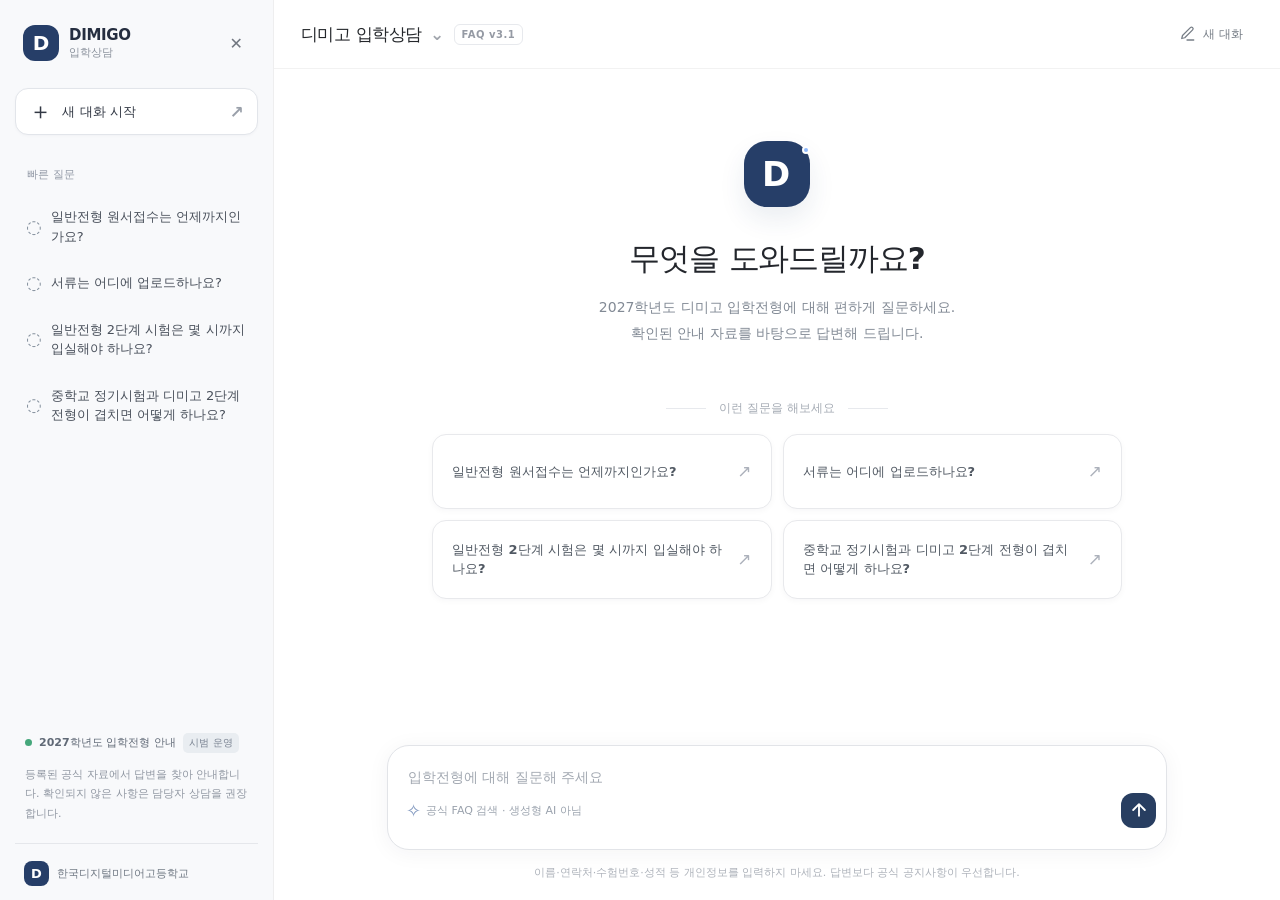
<file: index.html>
<!doctype html>
<html lang="ko">
<head>
  <meta charset="utf-8">
  <meta name="viewport" content="width=device-width,initial-scale=1,viewport-fit=cover">
  <meta name="theme-color" content="#ffffff">
  <meta name="description" content="한국디지털미디어고등학교 신입생 입학전형 FAQ 상담 챗봇">
  <title>디미고 입학상담</title>
  <style>
:root{font-family:Inter,Pretendard,"Apple SD Gothic Neo","Malgun Gothic",system-ui,sans-serif;color:#24272b;background:#fff;font-synthesis:none}*{box-sizing:border-box}html,body{margin:0;height:100%;min-height:100%;overflow:hidden}button,textarea{font:inherit}button{cursor:pointer}button:focus-visible,a:focus-visible,textarea:focus-visible{outline:3px solid #91b4f2;outline-offset:3px}.app{display:flex;width:100%;height:100dvh;min-height:420px;background:#fff}.sidebar{width:274px;min-width:274px;background:#f8f9fb;border-right:1px solid #eeeeef;padding:25px 15px 14px;display:flex;flex-direction:column;gap:0}.sidebar-top{display:flex;align-items:center;justify-content:space-between;margin:0 8px 27px}.school-brand{display:flex;gap:10px;align-items:center;font-size:15px;font-weight:830;letter-spacing:-.3px;color:#252e40}.school-brand small{font-size:11px;display:block;font-weight:550;color:#8a919c;letter-spacing:0;margin-top:1px}.school-icon{display:inline-flex;align-items:center;justify-content:center;background:#263e68;color:#fff;font-size:20px;font-weight:800;width:36px;height:36px;border-radius:12px;letter-spacing:-2px;padding-right:2px}.school-icon.small{width:25px;height:25px;font-size:13px;border-radius:8px}.new-chat{width:100%;background:#fff;border:1px solid #e2e5ea;border-radius:13px;height:47px;display:flex;align-items:center;gap:10px;padding:0 13px;font-size:13px;font-weight:650;color:#323844;box-shadow:0 1px 3px #202f4d08}.new-chat:hover,.quick-link:hover{background:#eef1f5}.plus-icon{font-size:23px;font-weight:350;line-height:1}.new-chat-arrow{margin-left:auto;color:#9aa0aa;font-size:17px}.sidebar-section-title{font-size:11px;font-weight:700;color:#9299a6;margin:32px 12px 13px}.quick-links{display:flex;flex-direction:column;gap:3px}.quick-link{width:100%;display:flex;align-items:center;gap:9px;color:#49505b;font-size:13px;text-align:left;border:0;border-radius:9px;background:transparent;padding:12px 11px;line-height:1.5}.quick-link:before{content:"◌";color:#84909d;font-size:18px;line-height:1}.sidebar-spacer{flex:1}.sidebar-info{display:flex;align-items:center;gap:7px;color:#606976;font-weight:650;font-size:11px;margin:12px 10px}.status-dot{background:#45a77b;border-radius:50%;width:7px;height:7px;flex:none}.test-tag{font-weight:600;font-size:10px;color:#798291;background:#e9edf1;padding:3px 6px;border-radius:5px}.sidebar-description{color:#9097a2;font-size:11px;line-height:1.8;margin:0 10px 19px}.sidebar-footer{display:flex;align-items:center;gap:8px;border-top:1px solid #e5e7eb;padding:17px 9px 0;font-size:11px;color:#6e7782;font-weight:550}.sidebar-close,.mobile-overlay{display:none}.main-panel{flex:1;min-width:0;display:flex;flex-direction:column;background:#fff}.topbar{height:69px;min-height:69px;display:flex;justify-content:space-between;align-items:center;padding:0 27px;border-bottom:1px solid #f2f2f2}.header-left{display:flex;align-items:center;gap:10px}.header-title{font-size:17px;font-weight:720;letter-spacing:-.55px}.header-chevron{font-size:17px;color:#a1a5ac;margin-left:3px}.header-beta{border:1px solid #e7e9ed;color:#959aa4;font-size:10px;padding:4px 7px;border-radius:6px;font-weight:700;letter-spacing:.5px}.top-action{display:flex;gap:7px;align-items:center;padding:8px 10px;border:0;background:transparent;color:#767d86;font-size:12px;border-radius:9px}.top-action svg{width:18px;height:18px}.top-action:hover,.icon-button:hover{background:#f0f1f4}.icon-button{background:none;border:0;border-radius:9px;color:#717780;padding:7px;display:grid;place-items:center}.icon-button svg{width:21px;height:21px}.menu-toggle{display:none}.conversation{flex:1;min-height:0;overflow:auto;overscroll-behavior:contain;scroll-behavior:smooth}.welcome{max-width:790px;margin:auto;padding:clamp(40px,8vh,96px) 30px 45px;text-align:center}.welcome-logo{width:66px;height:66px;border-radius:23px;background:#263e68;color:white;font-size:34px;font-weight:800;display:grid;place-items:center;margin:0 auto 31px;position:relative;padding-right:2px;box-shadow:0 12px 27px #253e6b18}.welcome-orbit{position:absolute;width:8px;height:8px;background:#8fb9fc;border:2px solid #fff;border-radius:50%;right:0;top:5px}.welcome h1{font-size:clamp(23px,3vw,31px);letter-spacing:-1.15px;font-weight:760;margin:0 0 15px;color:#23262c}.welcome p{font-size:14px;line-height:1.85;color:#828a95;margin:0}.welcome-divider{display:flex;align-items:center;justify-content:center;gap:13px;color:#a6acb5;font-size:12px;margin:53px auto 17px}.welcome-divider:before,.welcome-divider:after{content:"";width:40px;height:1px;background:#e7e9ed}.suggestions{display:grid;grid-template-columns:repeat(2,minmax(0,1fr));gap:11px;max-width:690px;margin:auto}.suggestion{border:1px solid #e8e9ec;border-radius:14px;background:#fff;text-align:left;padding:19px 19px;min-height:75px;line-height:1.5;font-size:13px;font-weight:600;color:#515963;display:flex;justify-content:space-between;align-items:center;gap:8px;box-shadow:0 2px 6px #1b263309}.suggestion:after{content:"↗";color:#acb1bb;font-size:17px;font-weight:450}.suggestion:hover{background:#f8fafc;border-color:#ced8e6;transform:translateY(-1px)}.message{padding:15px 28px}.message:first-of-type{margin-top:20px}.message-inner{max-width:770px;margin:auto}.message.user .message-inner{display:flex;justify-content:flex-end}.message.user .bubble{max-width:min(85%,600px);padding:12px 17px;border-radius:19px;background:#f2f3f5;color:#292d34;font-size:14px;white-space:pre-wrap;line-height:1.8;overflow-wrap:anywhere}.message.assistant .message-inner{padding:1px 4px}.bot-heading{display:flex;align-items:center;gap:9px;margin-bottom:13px;font-weight:680;font-size:12px;color:#394251}.bot-avatar{height:27px;width:27px;border-radius:9px;background:#263e68;color:#fff;display:grid;place-items:center;font-weight:800;font-size:15px}.message.assistant .bubble{white-space:pre-wrap;line-height:1.9;font-size:14px;color:#333944;overflow-wrap:anywhere}.source{font-size:12px;color:#8a939f;margin-top:13px}.source:empty,.actions:empty{display:none}.source a{color:#526f9c;text-decoration:none;border-bottom:1px solid #bfcde2}.actions{margin-top:15px;display:flex;flex-wrap:wrap}.action-link,.action-disabled{padding:11px 15px;border-radius:11px;font-size:12px;font-weight:700;text-decoration:none;display:inline-flex;align-items:center;gap:8px}.action-link{color:#2b2611;background:#fee500}.action-link:before{content:"●";font-size:14px}.action-link:hover{background:#f3dc00}.action-disabled{color:#858e99;background:#f3f5f7}.composer-wrap{background:linear-gradient(0deg,#fff 88%,#ffffffeb);padding:12px 28px 18px}.composer-inner{max-width:780px;margin:auto}.composer{border:1px solid #e2e4e8;border-radius:22px;min-height:105px;box-shadow:0 3px 22px #232d3d0d;display:flex;flex-direction:column;background:white;transition:border .15s,box-shadow .15s}.composer:focus-within{border-color:#b7c4d6;box-shadow:0 3px 24px #1a386519}.composer textarea{border:0;outline:0;resize:none;background:none;min-height:45px;max-height:155px;padding:20px 20px 4px;font-size:14px;line-height:1.6;color:#20252d;width:100%;overflow-y:auto}.composer textarea::placeholder{color:#a3a9b2}.composer-bottom{display:flex;justify-content:space-between;align-items:center;padding:0 10px 9px 18px}.composer-hint{color:#9aa2ad;font-size:11px;display:flex;align-items:center;gap:5px}.sparkle{font-size:18px;color:#8198bf}.composer button{height:35px;width:35px;border-radius:12px;background:#283e61;border:0;display:grid;place-items:center;color:white}.composer button:hover{background:#172e53}.composer button:disabled{background:#c5cbd4;cursor:default}.composer button svg{height:20px;width:20px}.footnote{text-align:center;font-size:11px;color:#adb2ba;margin-top:14px;line-height:1.6}.load-error{font-size:13px;color:#b34f4f;margin-top:25px}.sr-only{position:absolute!important;width:1px;height:1px;padding:0;margin:-1px;overflow:hidden;clip:rect(0,0,0,0);white-space:nowrap;border:0}@media(max-width:930px){.sidebar{width:230px;min-width:230px}.welcome{padding:55px 20px 35px}}@media(max-width:700px){.sidebar{position:fixed;z-index:30;top:0;bottom:0;left:0;width:min(295px,85vw);min-width:0;transform:translateX(-102%);transition:transform .2s;box-shadow:8px 0 28px #19243d14}.sidebar.open{transform:translateX(0)}.sidebar-close{display:grid}.mobile-overlay:not([hidden]){display:block;position:fixed;inset:0;background:#10182066;z-index:25}.menu-toggle{display:grid}.topbar{padding:0 15px;height:59px;min-height:59px}.header-title{font-size:15px}.header-beta{font-size:9px}.top-action span{display:none}.welcome{padding:clamp(30px,7vh,75px) 18px 30px}.welcome-logo{width:55px;height:55px;border-radius:18px;font-size:29px;margin-bottom:26px}.welcome p{font-size:13px}.welcome-divider{margin-top:39px}.suggestions{gap:8px}.suggestion{padding:14px;min-height:72px;font-size:12px}.message{padding:13px 15px}.message.user .bubble{max-width:90%}.composer-wrap{padding:9px 12px max(12px,env(safe-area-inset-bottom))}.composer{min-height:94px}.composer textarea{padding:16px 14px 0}.footnote{font-size:10px}.composer-bottom{padding:0 9px 7px 13px}}@media(max-width:380px){.suggestions{grid-template-columns:1fr}.welcome-divider{margin-top:25px}.suggestion{min-height:49px}}@media(prefers-reduced-motion:reduce){*,*:before,*:after{transition:none!important;scroll-behavior:auto!important}}

</style>
  
</head>
<body>
  <div class="app" id="app">
    <aside class="sidebar" id="sidebar" aria-label="상담 메뉴">
      <div class="sidebar-top">
        <div class="school-brand"><span class="school-icon">D</span><span>DIMIGO <small>입학상담</small></span></div>
        <button class="sidebar-close icon-button" id="closeMenuBtn" type="button" aria-label="메뉴 닫기">✕</button>
      </div>
      <button class="new-chat" id="resetBtn" type="button"><span class="plus-icon">＋</span> 새 대화 시작 <span class="new-chat-arrow">↗</span></button>
      <div class="sidebar-section-title">빠른 질문</div>
      <div class="quick-links" id="sidebarSuggestions"></div>
      <div class="sidebar-spacer"></div>
      <div class="sidebar-info"><span class="status-dot"></span> 2027학년도 입학전형 안내 <span class="test-tag">시범 운영</span></div>
      <p class="sidebar-description">등록된 공식 자료에서 답변을 찾아 안내합니다. 확인되지 않은 사항은 담당자 상담을 권장합니다.</p>
      <div class="sidebar-footer"><span class="school-icon small">D</span><span>한국디지털미디어고등학교</span></div>
    </aside>
    <div class="mobile-overlay" id="mobileOverlay" hidden></div>
    <section class="main-panel">
      <header class="topbar">
        <div class="header-left"><button class="icon-button menu-toggle" id="menuBtn" type="button" aria-label="메뉴 열기"><svg viewBox="0 0 24 24" fill="none" stroke="currentColor" stroke-width="1.8" stroke-linecap="round"><path d="M4 7h16M4 12h16M4 17h16"/></svg></button><div class="header-title">디미고 입학상담 <span class="header-chevron">⌄</span></div><span class="header-beta">FAQ v3.1</span></div>
        <button class="top-action" id="topResetBtn" type="button" title="새 대화 시작"><svg viewBox="0 0 24 24" fill="none" stroke="currentColor" stroke-width="1.7" stroke-linecap="round" stroke-linejoin="round"><path d="M12 20h9M16.5 3.5a2.12 2.12 0 0 1 3 3L9 17l-4 1 1-4Z"/></svg><span>새 대화</span></button>
      </header>
      <main class="conversation" id="chat" aria-label="입학상담 대화" aria-live="polite" aria-relevant="additions text">
        <div class="welcome" id="emptyState">
          <div class="welcome-logo">D<span class="welcome-orbit"></span></div>
          <h1>무엇을 도와드릴까요?</h1>
          <p>2027학년도 디미고 입학전형에 대해 편하게 질문하세요.<br>확인된 안내 자료를 바탕으로 답변해 드립니다.</p>
          <div class="welcome-divider">이런 질문을 해보세요</div>
          <div class="suggestions" id="suggestions"></div>
        </div>
      </main>
      <footer class="composer-wrap">
        <div class="composer-inner">
          <form class="composer" id="chatForm" autocomplete="off">
            <label class="sr-only" for="question">질문 입력</label>
            <textarea id="question" name="question" placeholder="입학전형에 대해 질문해 주세요" rows="1" maxlength="500" required></textarea>
            <div class="composer-bottom"><div class="composer-hint"><span class="sparkle">✧</span> 공식 FAQ 검색 · 생성형 AI 아님</div><button type="submit" id="sendBtn" aria-label="전송" title="전송"><svg viewBox="0 0 24 24" fill="none" stroke="currentColor" stroke-width="2.25" stroke-linecap="round" stroke-linejoin="round"><path d="M12 19V5m-7 7 7-7 7 7"/></svg></button></div>
          </form>
          <div class="footnote">이름·연락처·수험번호·성적 등 개인정보를 입력하지 마세요. 답변보다 공식 공지사항이 우선합니다.</div>
        </div>
      </footer>
    </section>
  </div>
  <template id="userMessage"><div class="message user"><div class="message-inner"><div class="bubble"></div></div></div></template>
  <template id="botMessage"><div class="message assistant"><div class="message-inner"><div class="bot-heading"><span class="bot-avatar">D</span><span>디미고 입학상담</span></div><div class="bubble"></div><div class="source"></div><div class="actions"></div></div></div></template>
<script>
'use strict';
// Static, zero-API-cost FAQ retrieval. It does NOT send questions to any AI provider.
const $ = (id) => document.getElementById(id);
const state = {config:null,entries:[],busy:false};
// Conservative FAQ matcher: exact aliases first, then cautious similarity checks.
function canonical(s){return String(s||'').normalize('NFKC').toLowerCase().replace(/[\u200b-\u200d\ufeff]/g,'').replace(/[^가-힣a-z0-9]/g,'');}
function bi(s){const x=canonical(s);const a=new Set();for(let i=0;i<x.length-1;i++)a.add(x.slice(i,i+2));return a;}
function similarity(a,b){const x=bi(a),y=bi(b);if(!x.size||!y.size)return 0;let k=0;for(const t of x)if(y.has(t))k++;return (2*k)/(x.size+y.size);}
function retrieve(query){
 const q=canonical(query);if(q.length<3)return null;
 const scored=[];
 for(const entry of state.entries){
  if(entry.status!=='published'||!entry.answer)continue;
  const phrases=[entry.question,...(entry.variants||[])];
  if(phrases.some(v=>canonical(v)===q))return {entry,score:1};
  const sim=Math.max(...phrases.map(v=>similarity(query,v)));
  // Short generic questions are particularly easy to misclassify: no fuzzy match.
  if(q.length<9)continue;
  if(sim>=0.76)scored.push({entry,score:sim});
 }
 scored.sort((a,b)=>b.score-a.score);
 if(!scored.length)return null;
 if(scored.length>1 && scored[0].score-scored[1].score<0.085)return null;
 return scored[0];
}
function safeLink(url){
  try{const u=new URL(url);return (u.protocol==='https:'||u.protocol==='http:')?u.href:null}catch{return null}
}
function message(role,text,source=null,fallback=false){
  const template=$(role==='user'?'userMessage':'botMessage');
  const element=template.content.firstElementChild.cloneNode(true);
  element.querySelector('.bubble').textContent=text;
  if(role==='assistant'){
    if(source){
      const el=element.querySelector('.source');el.append(document.createTextNode('출처: '+(source.sourceTitle||'공식 안내 자료')));
      const href=safeLink(source.sourceUrl);if(href){el.append(' · ');const link=document.createElement('a');link.href=href;link.target='_blank';link.rel='noopener noreferrer';link.textContent='공지 원문 보기';el.append(link)}
    }
    if(fallback){
      const actions=element.querySelector('.actions');const url=safeLink(state.config.kakaoUrl);
      if(url){const a=document.createElement('a');a.className='action-link';a.href=url;a.target='_blank';a.rel='noopener noreferrer';a.textContent=state.config.kakaoLabel||'카카오톡 상담 연결';actions.append(a)}
      else{const p=document.createElement('span');p.className='action-disabled';p.textContent='카카오톡 상담 링크 등록 전입니다';actions.append(p)}
    }
  }
  $('chat').append(element);$('chat').scrollTop=$('chat').scrollHeight;
}
function submitQuestion(raw){
  const question=String(raw||'').trim().slice(0,500);if(!question||state.busy)return;
  state.busy=true;$('sendBtn').disabled=true;
  $('emptyState')?.remove();message('user',question);
  const result=retrieve(question);
  if(result){message('assistant',result.entry.answer,result.entry,false)}
  else{message('assistant',state.config.fallbackMessage,null,true)}
  $('question').value='';resize();state.busy=false;$('sendBtn').disabled=false;$('question').focus({preventScroll:true});
}
function resize(){const input=$('question');input.style.height='auto';input.style.height=Math.min(input.scrollHeight,150)+'px'}
function openMenu(){$('sidebar').classList.add('open');$('mobileOverlay').hidden=false}
function closeMenu(){$('sidebar').classList.remove('open');$('mobileOverlay').hidden=true}
async function init(){
  try{
    // v3.1: self-contained public FAQ data. No fetch/cache/path dependency.
    state.config={"schoolName":"한국디지털미디어고등학교","academicYear":"2027","kakaoUrl":"https://pf.kakao.com/_xmKrMn/chat","kakaoLabel":"카카오톡 1:1 입학상담","fallbackMessage":"질문에 딱 맞는 공식 안내를 안전하게 확인하지 못했습니다. 아래 카카오톡 입학상담에서 문의해 주세요. (이 챗봇은 생성형 AI가 아닌 공식 FAQ 검색 서비스입니다.)","suggestedQuestions":["일반전형 원서접수는 언제까지인가요?","서류는 어디에 업로드하나요?","일반전형 2단계 시험은 몇 시까지 입실해야 하나요?","중학교 정기시험과 디미고 2단계 전형이 겹치면 어떻게 하나요?"]};
    const kb={"version":"2027-verified-v3","updatedAt":"2026-11-10","description":"2027학년도 전형요항 PDF 및 열람 가능한 공식 학교 공지사항에 근거한 운영자 검토용 FAQ. 생성형 AI 아님.","entries":[{"id":"faq-001","status":"published","question":"넌 누구니?","variants":["너 누구야","챗봇 소개","어떤 봇이야","누구세요","안녕 챗봇"],"keywords":[],"answer":"안녕하세요. 저는 한국디지털미디어고등학교의 2027학년도 신입생 입학전형을 안내하는 FAQ 챗봇입니다. 공식 전형요항과 학교 공지사항에 근거해 답변하며, 개인별 전형 결과나 확인되지 않은 내용은 카카오톡 입학상담으로 안내합니다.","sourceTitle":"2027학년도 신입생 입학전형요항","sourceUrl":"https://dimigo-h.goeas.kr/dimigo-h/cm/cntnts/cntntsView.do?cntntsId=1889&mi=13632"},{"id":"faq-002","status":"published","question":"어떤 학과를 모집하나요?","variants":["모집 학과 알려줘","디미고 학과 종류","학과가 몇 개야","학과별 정원"],"keywords":[],"answer":"2027학년도 모집학과는 e-비즈니스과, 디지털콘텐츠과, 웹프로그래밍과, 해킹방어과의 4개 학과입니다. 총 모집정원은 174명입니다.","sourceTitle":"2027학년도 신입생 입학전형요항","sourceUrl":"https://dimigo-h.goeas.kr/dimigo-h/cm/cntnts/cntntsView.do?cntntsId=1889&mi=13632"},{"id":"faq-003","status":"published","question":"학과별 모집인원은 몇 명인가요?","variants":["모집정원은 어떻게 돼","각 과 몇 명 뽑아","학과 정원","일반전형 인원"],"keywords":[],"answer":"e-비즈니스과 29명(특별 8명·일반 21명), 디지털콘텐츠과 29명(특별 8명·일반 21명), 웹프로그래밍과 58명(특별 18명·일반 40명), 해킹방어과 58명(특별 18명·일반 40명)입니다. 정원 외 대상자는 별도 선발합니다.","sourceTitle":"2027학년도 신입생 입학전형요항","sourceUrl":"https://dimigo-h.goeas.kr/dimigo-h/cm/cntnts/cntntsView.do?cntntsId=1889&mi=13632"},{"id":"faq-004","status":"published","question":"전국 어디서나 지원할 수 있나요?","variants":["타지역 지원 가능해","서울에서도 지원돼","전국 모집이야","지역 제한 있나요"],"keywords":[],"answer":"네. 2027학년도 한국디지털미디어고등학교는 전국단위로 모집합니다. 전형별 지원 자격은 별도로 확인해 주세요.","sourceTitle":"2027학년도 신입생 입학전형요항","sourceUrl":"https://dimigo-h.goeas.kr/dimigo-h/cm/cntnts/cntntsView.do?cntntsId=1889&mi=13632"},{"id":"faq-005","status":"published","question":"전형료가 있나요?","variants":["지원비 얼마야","원서접수 비용","응시료 무료인가요"],"keywords":[],"answer":"아니요. 2027학년도 신입생 입학전형의 전형료는 없습니다.","sourceTitle":"2027학년도 신입생 입학전형요항","sourceUrl":"https://dimigo-h.goeas.kr/dimigo-h/cm/cntnts/cntntsView.do?cntntsId=1889&mi=13632"},{"id":"faq-006","status":"published","question":"2지망을 쓸 수 있나요?","variants":["2지망도 지원 가능해","1지망 2지망 우선순위","두 학과 지원","2지망 선발 기준"],"keywords":[],"answer":"학과는 2지망까지 지원할 수 있으며 1지망 우선으로 배정합니다. 2지망 배정은 해당 학과 미달 시에만 이루어집니다.","sourceTitle":"2027학년도 신입생 입학전형요항","sourceUrl":"https://dimigo-h.goeas.kr/dimigo-h/cm/cntnts/cntntsView.do?cntntsId=1889&mi=13632"},{"id":"faq-007","status":"published","question":"특별전형에는 어떤 부문이 있나요?","variants":["특별전형 종류","자기추천 창업특기 대회입상","특별전형 지원 자격"],"keywords":[],"answer":"진로적성(취업희망자) 특별전형은 대회입상·창업특기·자기추천 부문으로 구성됩니다. 각 부문별 지원 자격과 제출자료는 전형요항 및 제출서류 안내를 확인해 주세요.","sourceTitle":"2027학년도 신입생 입학전형요항","sourceUrl":"https://dimigo-h.goeas.kr/dimigo-h/cm/cntnts/cntntsView.do?cntntsId=1889&mi=13632"},{"id":"faq-008","status":"published","question":"일반전형은 어떤 방식으로 선발하나요?","variants":["일반전형 점수 배점","일반전형 1차 2차","일반전형 200점","1단계 2배수"],"keywords":[],"answer":"총점은 200점이며 1단계는 교과점수 120점과 학교생활기록부 종합평가 20점으로 학과별 정원의 2배수를 선발합니다(동점자는 모두 선발). 2단계 소질·적성검사 40점과 일반면접 20점을 합산해 최종 합격자를 선정합니다.","sourceTitle":"2027학년도 신입생 입학전형요항","sourceUrl":"https://dimigo-h.goeas.kr/dimigo-h/cm/cntnts/cntntsView.do?cntntsId=1889&mi=13632"},{"id":"faq-009","status":"published","question":"특별전형은 어떻게 점수를 산정하나요?","variants":["특별전형 배점","특별전형 면접 몇 점","특별전형 총점"],"keywords":[],"answer":"총 200점으로 교과 60점, 학교생활기록부 종합평가 20점, 활동증빙자료 60점, 자기소개서 20점, 심층면접 40점입니다. 1단계 합산점수로 정원의 2배수를 선발하고, 2단계 면접 점수를 합산해 최종 선발합니다.","sourceTitle":"2027학년도 신입생 입학전형요항","sourceUrl":"https://dimigo-h.goeas.kr/dimigo-h/cm/cntnts/cntntsView.do?cntntsId=1889&mi=13632"},{"id":"faq-010","status":"published","question":"특별전형에 떨어지면 일반전형에 다시 지원할 수 있나요?","variants":["특별전형 불합격 일반전형","특별 떨어지면 일반 가능","특별전형 탈락 재지원"],"keywords":[],"answer":"네. 진로적성특별전형에서 선발되지 않은 학생은 일반전형에 재지원할 수 있습니다. 원서를 다시 접수해야 하며, 입학관리시스템에서는 불합격 결과 페이지의 ‘재지원하기’ 탭을 이용하라는 별도 안내가 있습니다.","sourceTitle":"2027학년도 신입생 입학전형요항","sourceUrl":"https://dimigo-h.goeas.kr/dimigo-h/cm/cntnts/cntntsView.do?cntntsId=1889&mi=13632"},{"id":"faq-011","status":"published","question":"일반전형 교과는 어떤 과목을 반영하나요?","variants":["내신 반영 과목","사회 과학도 반영하나요","영어 수학 국어 점수","교과 반영 학기"],"keywords":[],"answer":"2027학년도 교과점수 반영 과목은 국어·수학·영어입니다. 반영 범위는 1학년 2학기부터 3학년 2학기까지이며, 3학년 2학기는 10월 31일 이전 실제 실시한 평가를 기준으로 합니다. 2028학년도부터는 별도 변경 예고가 있으므로 혼동하지 않도록 주의해 주세요.","sourceTitle":"2027학년도 신입생 입학전형요항","sourceUrl":"https://dimigo-h.goeas.kr/dimigo-h/cm/cntnts/cntntsView.do?cntntsId=1889&mi=13632"},{"id":"faq-012","status":"published","question":"미인정 결석이나 지각은 몇 점 감점되나요?","variants":["미인정 지각 감점","무단결석 점수","출결 점수","결석 몇 점"],"keywords":[],"answer":"2027학년도 출결 평가(6점)에서 미인정 결석은 1회당 1점씩 최대 6점 감점되고, 미인정 지각·조퇴·결과는 매회 0.5점씩 감점됩니다. 질병 결석과 출석인정결석 등은 해당 미인정 결석 횟수에 포함하지 않습니다.","sourceTitle":"2027학년도 신입생 입학전형요항","sourceUrl":"https://dimigo-h.goeas.kr/dimigo-h/cm/cntnts/cntntsView.do?cntntsId=1889&mi=13632"},{"id":"faq-013","status":"published","question":"독서활동 점수는 어떻게 계산하나요?","variants":["독서 몇 권 만점","독서활동 20권","책 한권 점수"],"keywords":[],"answer":"2027학년도 독서활동은 6점 만점입니다. 0권이면 2점이고, 학교생활기록부 독서활동 상황에 기재된 도서 1권당 0.2점씩 가산해 20권 이상이면 6점입니다. 학년당 최대 10권까지 인정됩니다.","sourceTitle":"2027학년도 신입생 입학전형요항","sourceUrl":"https://dimigo-h.goeas.kr/dimigo-h/cm/cntnts/cntntsView.do?cntntsId=1889&mi=13632"},{"id":"faq-014","status":"published","question":"봉사활동 점수는 어떻게 반영하나요?","variants":["봉사 15시간","봉사시간 반영","봉사활동 몇 점"],"keywords":[],"answer":"2027학년도 봉사활동은 2점 만점으로, 0시간 0.5점에서 시작해 매 시간 0.1점씩 가산하고 15시간 이상이면 2점입니다. 2028학년도부터 미반영한다는 별도의 사전예고가 있으므로 2027학년도와 구별해 주세요.","sourceTitle":"2027학년도 신입생 입학전형요항","sourceUrl":"https://dimigo-h.goeas.kr/dimigo-h/cm/cntnts/cntntsView.do?cntntsId=1889&mi=13632"},{"id":"faq-015","status":"published","question":"교내 수상실적은 어떻게 반영하나요?","variants":["교내상 점수","상장 몇 개 만점","상장 인정기준"],"keywords":[],"answer":"2027학년도 교내 수상실적은 3점 만점으로, 0회 1.5점부터 인정 수상 1회당 0.3점씩 가산해 5회 이상 3점입니다. 한 학기당 1개만 인정하며 교과성적 관련 상, 출결 관련 상, 4인 이상 단체수상 등은 제외합니다.","sourceTitle":"2027학년도 신입생 입학전형요항","sourceUrl":"https://dimigo-h.goeas.kr/dimigo-h/cm/cntnts/cntntsView.do?cntntsId=1889&mi=13632"},{"id":"faq-016","status":"published","question":"학생회장이나 반장 활동도 점수에 반영되나요?","variants":["임원활동 점수","반장 점수","학생회 점수"],"keywords":[],"answer":"네. 2027학년도 자치회 임원활동은 최대 3점입니다. 전교·학년 학생회장·부회장, 학급회장·부회장을 대상으로 0회 2.1점, 1회 2.4점, 2회 2.7점, 3회 이상 3점이며 같은 학기 중복 활동은 1개만 반영합니다.","sourceTitle":"2027학년도 신입생 입학전형요항","sourceUrl":"https://dimigo-h.goeas.kr/dimigo-h/cm/cntnts/cntntsView.do?cntntsId=1889&mi=13632"},{"id":"faq-017","status":"published","question":"검정고시로 지원할 수 있나요?","variants":["검정고시 지원 가능","검정고시 일반전형","중졸 검정고시"],"keywords":[],"answer":"중학교 졸업과 동등 이상의 학력이 인정되면 지원 자격에 해당할 수 있습니다. 검정고시자의 일반전형 1단계 점수는 경기도교육청 2027학년도 고입 내신성적반영지침을 준용해 전과목(선택과목 제외)을 반영하여 총 140점 만점으로 산출합니다.","sourceTitle":"2027학년도 신입생 입학전형요항","sourceUrl":"https://dimigo-h.goeas.kr/dimigo-h/cm/cntnts/cntntsView.do?cntntsId=1889&mi=13632"},{"id":"faq-018","status":"published","question":"검정고시 점수는 어디서 계산하나요?","variants":["검정고시 내신 산출","검정고시 환산","검정고시 성적 계산"],"keywords":[],"answer":"검정고시 지원자는 경기도교육청 고등학교 입학·전학 포털의 ‘2027학년도 경기도 고입내신산출 참고자료(검정고시용)’을 확인해 산출해야 합니다. 개별 점수의 확정이나 합격 가능성 판단은 챗봇이 하지 않습니다.","sourceTitle":"검정고시자 고입내신 산출 참고자료","sourceUrl":"https://dimigo-h.goeas.kr/dimigo-h/na/ntt/selectNttInfo.do?mi=13631&bbsId=6915&nttSn=1531133"},{"id":"faq-019","status":"published","question":"특례입학은 어떻게 선발하나요?","variants":["특례 60점","특례전형 배점","특례입학 지원"],"keywords":[],"answer":"특례입학대상자는 관련 법령과 전형요항에 따라 원칙적으로 정원 외로 선발하며, 소질·적성검사 40점과 면접 20점의 합계 60점으로 평가합니다. 일부 법령상 유형은 정원 내 선발에 해당하므로 개별 자격과 서류는 담당자에게 확인해 주세요.","sourceTitle":"2027학년도 신입생 입학전형요항","sourceUrl":"https://dimigo-h.goeas.kr/dimigo-h/cm/cntnts/cntntsView.do?cntntsId=1889&mi=13632"},{"id":"faq-020","status":"published","question":"국가유공자 자녀는 어떻게 선발하나요?","variants":["국가유공자 정원 외","유공자 전형","교육지원대상자"],"keywords":[],"answer":"국가유공자 자녀(교육지원대상자)는 입학정원의 3% 범위 내에서 일반전형 점수 산정 기준을 적용해 정원 외로 선발합니다. 전형요항상 학과별 선발 상한도 있으므로 상세 내용은 공식 요항을 확인해 주세요.","sourceTitle":"2027학년도 신입생 입학전형요항","sourceUrl":"https://dimigo-h.goeas.kr/dimigo-h/cm/cntnts/cntntsView.do?cntntsId=1889&mi=13632"},{"id":"faq-021","status":"published","question":"합격 후 다른 학교에 지원할 수 있나요?","variants":["이중지원 가능","합격 후 후기학교","등록 포기 다른 학교"],"keywords":[],"answer":"전형요항에는 전기학교 이중지원 금지 및 합격자(등록포기·입학포기자 포함)의 전기학교 추가모집·후기학교 지원 제한이 명시되어 있습니다. 개별 사례는 관련 입학전형 규정에 따라 확인해야 하므로 카카오톡으로 문의해 주세요.","sourceTitle":"2027학년도 신입생 입학전형요항","sourceUrl":"https://dimigo-h.goeas.kr/dimigo-h/cm/cntnts/cntntsView.do?cntntsId=1889&mi=13632"},{"id":"faq-022","status":"published","question":"면접에 응시하지 않으면 어떻게 되나요?","variants":["면접 결시","적성검사 안 보면","2차 시험 불참"],"keywords":[],"answer":"전형요항에 따르면 2단계 전형 대상자가 면접에 응시하지 않은 경우 불합격 처리됩니다. 일반전형 소질·적성검사에 응시하지 않은 경우도 불합격 처리됩니다.","sourceTitle":"2027학년도 신입생 입학전형요항","sourceUrl":"https://dimigo-h.goeas.kr/dimigo-h/cm/cntnts/cntntsView.do?cntntsId=1889&mi=13632"},{"id":"faq-023","status":"published","question":"일반전형 원서접수는 언제까지인가요?","variants":["일반전형 접수기간","일반 원서 마감","일반전형 11월 9일","원서 언제까지","일반전형 언제까지","일반전형 언제까지 접수해","일반전형 접수 언제까지","일반전형 접수마감 언제야"],"keywords":[],"answer":"최신 학교 공지에서는 2027학년도 일반전형 원서접수 및 서류 제출 기한을 2026년 11월 13일(금) 17:00까지로 안내합니다. 원서 작성은 11월 9일(월)부터 시작합니다. 전형요항 표에는 11월 12~13일로 기재되어 있어 시작일 표기가 다르므로, 실제 시스템 운영 기간은 최신 학교 공지를 확인해 주세요.","sourceTitle":"일반전형 원서접수 및 입학관리시스템 FAQ","sourceUrl":"https://dimigo-h.goeas.kr/dimigo-h/na/ntt/selectNttInfo.do?mi=13631&bbsId=6915&nttSn=1536010"},{"id":"faq-024","status":"published","question":"서류는 어디에 업로드하나요?","variants":["서류 제출 방법","증빙서류 어디 올려","원서 제출 후 파일 첨부","서류 업로드 위치"],"keywords":[],"answer":"입학관리시스템에서 원서를 작성한 뒤 ‘원서 마감 및 출력’ 단계에서 마감하고 다음 단계로 이동하면 서류 제출 화면이 나타납니다. 해당 항목에 맞게 필요한 PDF 등을 업로드하여 제출하세요.","sourceTitle":"일반전형 원서접수 및 입학관리시스템 FAQ","sourceUrl":"https://dimigo-h.goeas.kr/dimigo-h/na/ntt/selectNttInfo.do?mi=13631&bbsId=6915&nttSn=1536010"},{"id":"faq-025","status":"published","question":"원서 마감 후 학과나 지망을 바꿀 수 있나요?","variants":["학과 바꾸기","1지망 수정","지원학과 변경","지망 변경 가능"],"keywords":[],"answer":"아니요. 공식 공지에 따르면 ‘원서 마감 및 출력’ 단계에서 마감한 이후에는 학과 및 지망 변경이 불가능합니다. 마감 전 지원 학과와 지망을 반드시 확인해 주세요.","sourceTitle":"일반전형 원서접수 및 입학관리시스템 FAQ","sourceUrl":"https://dimigo-h.goeas.kr/dimigo-h/na/ntt/selectNttInfo.do?mi=13631&bbsId=6915&nttSn=1536010"},{"id":"faq-026","status":"published","question":"원서 마감 후 성적 입력 오류를 수정할 수 있나요?","variants":["원서 오류 수정","성적 잘못 입력","마감 후 수정","원서 잘못 썼어"],"keywords":[],"answer":"원서 마감 뒤에는 지원자가 시스템에서 직접 수정할 수 없습니다. 성적 등의 부득이한 입력 오류가 있다면 원서 출력본에 수기로 수정 사항을 표시해 스캔·업로드하고, 원서 및 서류 제출을 완료한 뒤 카카오톡 채널로 수정 전후 내용을 알려야 합니다. 제출 증빙과 대조해 학교가 수정 가능 여부를 판단합니다. 학과·지망 변경은 불가합니다.","sourceTitle":"일반전형 원서접수 및 입학관리시스템 FAQ","sourceUrl":"https://dimigo-h.goeas.kr/dimigo-h/na/ntt/selectNttInfo.do?mi=13631&bbsId=6915&nttSn=1536010"},{"id":"faq-027","status":"published","question":"사진을 바꿨는데 그대로 보여요.","variants":["사진 변경 안됨","증명사진 수정 안돼","업로드 사진 그대로","사진 업데이트"],"keywords":[],"answer":"사진을 새로 올려도 화면에 즉시 변경되지 않은 것처럼 보일 수 있습니다. 다음 단계로 이동했다가 이전 단계로 돌아와 변경된 사진을 확인해 주세요.","sourceTitle":"일반전형 원서접수 및 입학관리시스템 FAQ","sourceUrl":"https://dimigo-h.goeas.kr/dimigo-h/na/ntt/selectNttInfo.do?mi=13631&bbsId=6915&nttSn=1536010"},{"id":"faq-028","status":"published","question":"학교 전화번호를 수정할 수 없어요.","variants":["학교번호 수정","학교 전화번호 수정","담임선생님 전화번호","나이스 코드 번호"],"keywords":[],"answer":"입학관리시스템의 학교 전화번호는 학교 NEIS 코드를 기반으로 자동 입력되므로 별도 수정이 불가능합니다. 자동 입력된 번호를 그대로 두고 다음 단계로 진행하세요.","sourceTitle":"일반전형 원서접수 및 입학관리시스템 FAQ","sourceUrl":"https://dimigo-h.goeas.kr/dimigo-h/na/ntt/selectNttInfo.do?mi=13631&bbsId=6915&nttSn=1536010"},{"id":"faq-029","status":"published","question":"수험표는 언제 어디서 출력하나요?","variants":["수험표 출력 위치","수험표 발급","수험표 직인","원서 접수하자마자 수험표"],"keywords":[],"answer":"2027학년도에는 1단계 합격자 발표 이후 2단계 전형 대상자만 입학관리시스템에서 수험표를 출력할 수 있습니다. 수험표에 학교장 직인을 별도로 날인하지 않아도 됩니다.","sourceTitle":"일반전형 원서접수 및 입학관리시스템 FAQ","sourceUrl":"https://dimigo-h.goeas.kr/dimigo-h/na/ntt/selectNttInfo.do?mi=13631&bbsId=6915&nttSn=1536010"},{"id":"faq-030","status":"published","question":"접수 여부는 어떻게 확인하나요?","variants":["원서 접수됐나요","수험번호 확인","접수확인 안돼","접수 결과 조회"],"keywords":[],"answer":"일반전형 접수 여부는 원서접수 마감 후(2026년 11월 13일 17:00 이후) 학교 홈페이지 공지에 게시하는 수험번호를 대조해 확인하도록 안내되어 있습니다. 지원자 개인정보 보호를 위해 전화로 개별 접수 여부를 안내하지 않는다고 공지되어 있습니다.","sourceTitle":"일반전형 원서접수 및 입학관리시스템 FAQ","sourceUrl":"https://dimigo-h.goeas.kr/dimigo-h/na/ntt/selectNttInfo.do?mi=13631&bbsId=6915&nttSn=1536010"},{"id":"faq-031","status":"published","question":"일반전형 2단계 전형일 출결은 어떻게 처리하나요?","variants":["면접 공결 처리","2차 시험 출석 인정","출결 협조 공문","학교 빠져도 돼"],"keywords":[],"answer":"일반전형 2단계 전형 대상자로 선정된 뒤, 학교 공지에 첨부된 ‘출결처리 협조 공문’과 입학관리시스템의 ‘1단계 합격 결과 화면’을 함께 출력해 재학 중인 중학교에 제출하세요. 공문만 단독 제출하면 개별 합격을 증명할 수 없습니다. 최종 출결처리는 재학 중학교 규정과 절차를 따릅니다.","sourceTitle":"일반전형 2단계 출결처리 협조 공문 안내","sourceUrl":"https://dimigo-h.goeas.kr/dimigo-h/na/ntt/selectNttInfo.do?mi=13631&bbsId=6915&nttSn=1537418"},{"id":"faq-032","status":"published","question":"중학교 정기시험과 디미고 2단계 전형이 겹치면 어떻게 하나요?","variants":["월요일에 중학교 시험","중간고사 면접 겹침","기말고사 2차 겹침","정기시험 인정점"],"keywords":[],"answer":"2026년 11월 16일(월) 중학교 정기시험과 디미고 일반전형 2단계 전형이 겹치는 경우, 학생과 보호자가 어느 시험에 응시할지 결정해야 합니다. 중학교 시험 결시에 대한 출석인정결석·인정점 처리 여부는 재학 중학교의 학업성적관리규정에 따르므로 담임·성적 담당 선생님과 미리 확인해 주세요.","sourceTitle":"일반전형 2단계 출결처리 협조 공문 안내","sourceUrl":"https://dimigo-h.goeas.kr/dimigo-h/na/ntt/selectNttInfo.do?mi=13631&bbsId=6915&nttSn=1537418"},{"id":"faq-033","status":"published","question":"일반전형 2단계 시험은 몇 시까지 입실해야 하나요?","variants":["2차 입실 마감","면접 몇 시 도착","14시 늦으면","일반전형 지각"],"keywords":[],"answer":"2026년 11월 16일(월) 일반전형 2단계는 14:00 소질·적성검사, 15:00 일반면접 순으로 진행됩니다. 반드시 14:00까지 지정 고사실에 입실해야 하며, 14:00 이후에는 사유와 무관하게 입실할 수 없다고 공지되어 있습니다.","sourceTitle":"일반전형 2단계 출결처리 협조 공문 안내","sourceUrl":"https://dimigo-h.goeas.kr/dimigo-h/na/ntt/selectNttInfo.do?mi=13631&bbsId=6915&nttSn=1537418"},{"id":"faq-034","status":"published","question":"출결 협조 공문은 언제 출력하나요?","variants":["공문 미리 제출","출결 공문 출력 시기","합격 화면 제출"],"keywords":[],"answer":"공문은 사전에 게시되어 있지만, 실제 출력 및 재학 중학교 제출은 일반전형 2단계 대상자 발표 이후에 진행해야 합니다. 협조 공문과 1단계 합격 결과 화면을 함께 제출하세요.","sourceTitle":"일반전형 2단계 출결처리 협조 공문 안내","sourceUrl":"https://dimigo-h.goeas.kr/dimigo-h/na/ntt/selectNttInfo.do?mi=13631&bbsId=6915&nttSn=1537418"},{"id":"faq-035","status":"published","question":"특별전형과 일반전형 면접 방식은 어떻게 다른가요?","variants":["일반면접 몇 명씩","심층면접 1대1","면접 시간","면접 진행 방식"],"keywords":[],"answer":"학교 면접 안내에 따르면 특별전형 심층면접은 학생 1명과 면접위원 2~3명이 약 10분(±2분) 동안 진행하고, 일반전형 일반면접은 학생 3명과 면접위원 2~3명이 한 조로 약 13분(±2분) 동안 진행합니다. 실제 전형 안내를 우선 확인하세요.","sourceTitle":"일반면접과 심층면접 안내","sourceUrl":"https://dimigo-h.goeas.kr/dimigo-h/na/ntt/selectNttInfo.do?mi=13631&bbsId=6915&nttSn=1525010"},{"id":"faq-036","status":"published","question":"면접에서 학교생활기록부 내용을 평가하나요?","variants":["학생부 질문 나오나요","생기부 면접 평가","학교생활기록부 면접"],"keywords":[],"answer":"학교 공지에 따르면 학교생활기록부는 학생을 이해하는 참고자료로 활용될 수 있지만, 학생부에 적힌 특정 활동 자체를 면접에서 평가하는 방식은 아닙니다. 각 전형에서 공지한 평가요소와 본인이 제출한 자료를 중심으로 준비하세요.","sourceTitle":"일반면접과 심층면접 안내","sourceUrl":"https://dimigo-h.goeas.kr/dimigo-h/na/ntt/selectNttInfo.do?mi=13631&bbsId=6915&nttSn=1525010"},{"id":"faq-037","status":"published","question":"소질·적성검사는 어떤 시험인가요?","variants":["소질적성 시험 내용","적성검사 50분","IT 시험 문제","소질 적성검사란"],"keywords":[],"answer":"일반전형 소질·적성검사는 IT 기초 이해, 문제해결, 논리적 사고, 독해·정보이해, 수리추론, 창의융합적 사고 등을 평가하는 50분, 40점의 시험입니다. 중학교 정보 교과와 다른 교과가 융합된 문항도 출제될 수 있습니다.","sourceTitle":"일반전형 소질·적성검사 안내","sourceUrl":"https://dimigo-h.goeas.kr/dimigo-h/na/ntt/selectNttInfo.do?mi=13631&bbsId=6915&nttSn=1523628"},{"id":"faq-038","status":"published","question":"소질·적성검사 기출문제는 어디서 볼 수 있나요?","variants":["적성검사 기출","기출문제 다운로드","적성시험 예시문제"],"keywords":[],"answer":"학교 입학공지사항의 ‘일반전형 소질·적성검사란 무엇인가요? (기출문제 공개)’ 게시글에서 예시 및 기출문항을 확인할 수 있습니다.","sourceTitle":"일반전형 소질·적성검사 안내","sourceUrl":"https://dimigo-h.goeas.kr/dimigo-h/na/ntt/selectNttInfo.do?mi=13631&bbsId=6915&nttSn=1523628"},{"id":"faq-039","status":"published","question":"자기추천이나 창업특기 실적설명서는 몇 개 제출하나요?","variants":["실적 설명 2개","보조영상 몇 분","활동실적 몇 건","자기추천 실적"],"keywords":[],"answer":"창업특기·자기추천 지원자는 중학교 재학 중 수상하거나 활동한 대표 실적 1건에 대한 실적설명서와 3분 이내 보조 영상을 제출해야 합니다. 여러 실적을 묶어 제출하는 것은 허용되지 않습니다.","sourceTitle":"특별전형 제출서류 및 실적 작성 안내","sourceUrl":"https://dimigo-h.goeas.kr/dimigo-h/na/ntt/selectNttInfo.do?mi=13631&bbsId=6915&nttSn=1524153"},{"id":"faq-040","status":"published","question":"대회입상 부문도 실적설명서를 내나요?","variants":["대회입상 실적설명","대회 상장 사본","대회입상 증빙"],"keywords":[],"answer":"아니요. 대회입상 부문은 별도 실적설명서 대신 지원 자격에 맞는 상장 사본 또는 수상증빙공문을 제출합니다. 특별전형 공통 제출서류인 자기소개서, 취업(창업)계획서 및 교사추천서 등도 준비해야 합니다.","sourceTitle":"특별전형 제출서류 및 실적 작성 안내","sourceUrl":"https://dimigo-h.goeas.kr/dimigo-h/na/ntt/selectNttInfo.do?mi=13631&bbsId=6915&nttSn=1524153"},{"id":"faq-041","status":"published","question":"한국코드페어 상으로 대회입상 지원이 가능한가요?","variants":["코드페어 대회입상","한국코드페어 특별전형","코드페어 상장"],"keywords":[],"answer":"학교의 2027학년도 특별전형 제출서류 안내에 따르면 한국코드페어 수상실적은 대회입상 부문 대상에서 제외되었으며, 자기추천 부문으로 지원할 수 있다고 안내되어 있습니다.","sourceTitle":"특별전형 제출서류 및 실적 작성 안내","sourceUrl":"https://dimigo-h.goeas.kr/dimigo-h/na/ntt/selectNttInfo.do?mi=13631&bbsId=6915&nttSn=1524153"},{"id":"faq-042","status":"published","question":"학교생활기록부Ⅱ에 원본대조필이 필요한가요?","variants":["학생부 원본대조필","나이스 PDF 바로 저장","생활기록부 스캔"],"keywords":[],"answer":"교사 NEIS에서 PDF로 직접 저장한 학교생활기록부Ⅱ는 원본대조필 없이 제출할 수 있습니다. 종이로 출력한 경우에는 원본대조필을 한 뒤 PDF로 스캔해 업로드해야 합니다.","sourceTitle":"학교생활기록부Ⅱ PDF 저장방법","sourceUrl":"https://dimigo-h.goeas.kr/dimigo-h/na/ntt/selectNttInfo.do?mi=13631&bbsId=6915&nttSn=1532144"},{"id":"faq-043","status":"published","question":"학교생활기록부Ⅱ를 출력할 때 무엇을 체크하나요?","variants":["상급학교 제출용 체크","교내상 출력 방법","나이스 생기부 출력"],"keywords":[],"answer":"NEIS에서 학생부Ⅱ와 단면출력만 체크하고, ‘상급학교 제출용’ 등 다른 출력 옵션은 체크하지 말라고 안내하고 있습니다. 교내 수상기록이 누락되지 않도록 확인해야 합니다.","sourceTitle":"학교생활기록부Ⅱ PDF 저장방법","sourceUrl":"https://dimigo-h.goeas.kr/dimigo-h/na/ntt/selectNttInfo.do?mi=13631&bbsId=6915&nttSn=1532144"},{"id":"faq-044","status":"published","question":"학교생활기록부 출결 마감 기준일은 언제인가요?","variants":["출결 마감일","생기부 기준일","10월 31일 학생부"],"keywords":[],"answer":"2027학년도 입학전형용 학교생활기록부 출결 마감 기준일은 2026년 10월 31일입니다. 출결 특기사항란에 해당 기준일을 기입하도록 안내되어 있습니다.","sourceTitle":"학교생활기록부Ⅱ PDF 저장방법","sourceUrl":"https://dimigo-h.goeas.kr/dimigo-h/na/ntt/selectNttInfo.do?mi=13631&bbsId=6915&nttSn=1532144"},{"id":"faq-045","status":"published","question":"3학년 세특과 행동특성 의견이 비어 있어도 되나요?","variants":["3학년 세특 공란","행특 비어있어도","학생부 기재 미완료"],"keywords":[],"answer":"학교의 학생부Ⅱ 제출 안내에 따르면 3학년 과목별 세부능력 및 특기사항과 행동특성 및 종합의견은 공란이어도 됩니다. 다만 다른 제출 필수 요소는 별도로 확인해야 합니다.","sourceTitle":"학교생활기록부Ⅱ PDF 저장방법","sourceUrl":"https://dimigo-h.goeas.kr/dimigo-h/na/ntt/selectNttInfo.do?mi=13631&bbsId=6915&nttSn=1532144"},{"id":"faq-046","status":"published","question":"자유학기라 특정 학기 성적이 없으면 어떻게 하나요?","variants":["자유학기 성적 없어요","1학년 2학기 성적 공백","자유학년제 내신"],"keywords":[],"answer":"공식 FAQ에 따르면 자유학기 등으로 특정 학기 성적이 없는 경우 경기도교육청 고입 내신성적 반영지침에 따라 대체합니다. 예컨대 한 학기의 성적만 없으면 해당 학년의 다른 학기 성적으로 대체하며, 두 학기 모두 없으면 차상위 학년 성적을 기준으로 처리합니다. 세부 사례는 원문 지침을 확인하세요.","sourceTitle":"내신성적 산출 관련 자주 묻는 질문","sourceUrl":"https://dimigo-h.goeas.kr/dimigo-h/na/ntt/selectNttInfo.do?mi=13631&bbsId=6915&nttSn=1524004"},{"id":"faq-047","status":"published","question":"3학년 2학기 시험이 10월 31일 이후라면 성적을 어떻게 내나요?","variants":["지필고사 11월","3학년 2학기 성적 산출","10월 31일 이후 시험","수행평가만 실시"],"keywords":[],"answer":"10월 31일까지 실제 실시한 지필·수행평가를 100% 기준으로 환산해 성적을 산출합니다. 그 이후 실시 예정인 시험 점수를 예상하여 입력하지 않습니다. 타 시·도 중학교는 별도 수기 성적통지표가 필요할 수 있습니다.","sourceTitle":"내신성적 산출 관련 자주 묻는 질문","sourceUrl":"https://dimigo-h.goeas.kr/dimigo-h/na/ntt/selectNttInfo.do?mi=13631&bbsId=6915&nttSn=1524004"},{"id":"faq-048","status":"published","question":"타 시·도 중학교는 3학년 2학기 성적통지표를 제출하나요?","variants":["타시도 성적표","수기 성적통지표","3학년 2학기 성적 제출"],"keywords":[],"answer":"경기도 외 타 시·도 중학교 중 3학년 2학기 성적이 학교생활기록부에 기록되지 않은 경우, 본교가 제공한 2027학년도 수기 성적통지표 엑셀 양식을 작성하고 학교장 직인을 날인하여 스캔 후 제출하도록 안내되어 있습니다.","sourceTitle":"특별전형 제출서류 및 실적 작성 안내","sourceUrl":"https://dimigo-h.goeas.kr/dimigo-h/na/ntt/selectNttInfo.do?mi=13631&bbsId=6915&nttSn=1524153"},{"id":"faq-049","status":"published","question":"특별전형 1단계 합격 여부는 어디서 확인하나요?","variants":["특별전형 1차 결과","심층면접 대상자 조회","특별전형 합격자 발표"],"keywords":[],"answer":"입학관리시스템 메인 화면 ‘접수확인 및 전형결과’ 메뉴에서 확인합니다. 특별전형 1단계 합격자는 합격 결과 페이지 아래에서 수험표를 출력할 수 있습니다.","sourceTitle":"특별전형 1단계 결과 및 2단계 안내","sourceUrl":"https://dimigo-h.goeas.kr/dimigo-h/na/ntt/selectNttInfo.do?mi=13631&bbsId=6915&nttSn=1537118"},{"id":"faq-050","status":"published","question":"특별전형 2단계 심층면접은 언제였나요?","variants":["특별전형 면접 일자","11월 7일 심층면접","특별 면접 시간"],"keywords":[],"answer":"2027학년도 진로적성특별전형 2단계 심층면접은 2026년 11월 7일(토)에 진행되도록 공지되었으며, 수험표에 기재된 개인별 시간대에 응시하도록 안내되었습니다.","sourceTitle":"특별전형 1단계 결과 및 2단계 안내","sourceUrl":"https://dimigo-h.goeas.kr/dimigo-h/na/ntt/selectNttInfo.do?mi=13631&bbsId=6915&nttSn=1537118"},{"id":"faq-051","status":"published","question":"특별전형 경쟁률은 얼마였나요?","variants":["특별 경쟁률","264명 지원","학과별 경쟁률"],"keywords":[],"answer":"학교의 2026년 11월 5일 모집 마감 공지에 따르면 2027학년도 진로적성특별전형은 모집인원 52명에 264명이 지원하여 약 5.1:1의 경쟁률을 기록했습니다. 학과별 경쟁률은 별도로 공개하지 않았습니다. 단, 해당 공지 본문 일부에는 ‘2026학년도’ 표기가 혼재되어 있으므로 학년도 표시의 원문 오기를 운영자가 확인할 필요가 있습니다.","sourceTitle":"특별전형 모집 마감 및 접수 확인","sourceUrl":"https://dimigo-h.goeas.kr/dimigo-h/na/ntt/selectNttInfo.do?mi=13631&bbsId=6915&nttSn=1536954"},{"id":"faq-052","status":"published","question":"2028학년도와 2029학년도 변경 예고도 2027학년도에 적용되나요?","variants":["2028 변경사항","2029 변경","사회 과학 반영 시기","봉사활동 미반영 언제"],"keywords":[],"answer":"아니요. 전형요항 뒤의 ‘2028학년도 주요 변경사항’과 ‘2029학년도 주요 변경사항’은 사전예고입니다. 2027학년도 지원에는 2027학년도 본문 기준을 적용하며, 이후 학년도 변경 예고를 혼동해서는 안 됩니다.","sourceTitle":"2027학년도 신입생 입학전형요항","sourceUrl":"https://dimigo-h.goeas.kr/dimigo-h/cm/cntnts/cntntsView.do?cntntsId=1889&mi=13632"}]};
    state.entries=Array.isArray(kb.entries)?kb.entries:[];
    const suggestions=$('suggestions'),sidebarSuggestions=$('sidebarSuggestions');
    for(const question of state.config.suggestedQuestions||[]){
      const button=document.createElement('button');button.type='button';button.className='suggestion';button.textContent=question;
      button.addEventListener('click',()=>submitQuestion(question));suggestions.append(button);
      const sideButton=document.createElement('button');sideButton.type='button';sideButton.className='quick-link';sideButton.textContent=question;
      sideButton.addEventListener('click',()=>{closeMenu();submitQuestion(question)});sidebarSuggestions.append(sideButton);
    }
    $('chatForm').addEventListener('submit',(event)=>{event.preventDefault();submitQuestion($('question').value)});
    $('question').addEventListener('input',resize);
    $('question').addEventListener('keydown',(event)=>{if(event.key==='Enter'&&!event.shiftKey&&!event.isComposing){event.preventDefault();submitQuestion($('question').value)}});
    $('resetBtn').addEventListener('click',()=>location.reload());
    $('topResetBtn').addEventListener('click',()=>location.reload());
    $('menuBtn').addEventListener('click',openMenu);
    $('closeMenuBtn').addEventListener('click',closeMenu);
    $('mobileOverlay').addEventListener('click',closeMenu);
  }catch(error){
    $('chatForm').addEventListener('submit',e=>e.preventDefault());$('sendBtn').disabled=true;
    const p=document.createElement('p');p.textContent='프로그램 초기화 중 문제가 발생했습니다. 관리자에게 문의해 주세요.';p.className='load-error';p.style.color='#b33';$('emptyState').append(p);
    console.error('초기화 실패:',error);
  }
}
init();

</script>
</body>
</html>
</file>
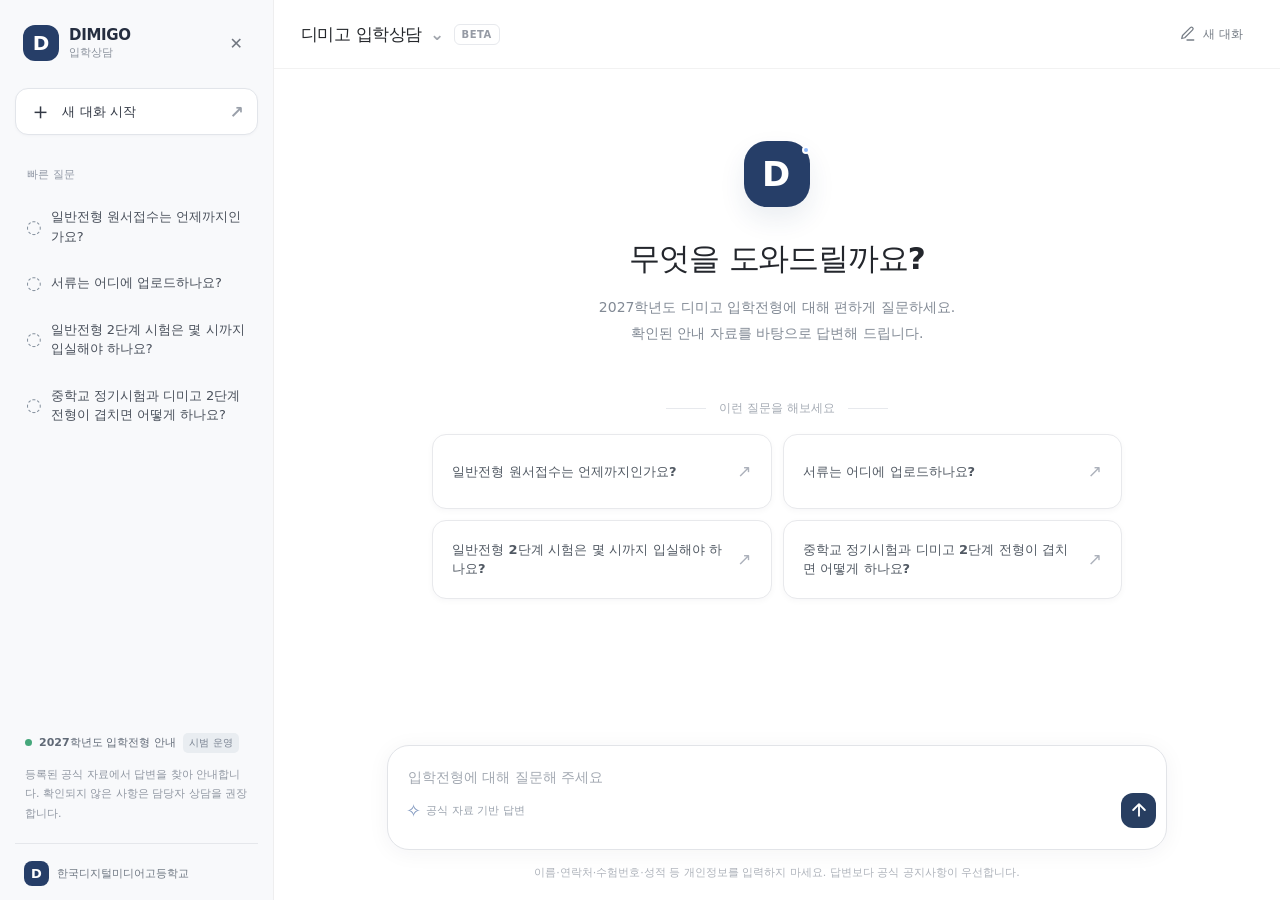
<file: dimigo-admission-bot-fixed-index.html>
<!doctype html>
<html lang="ko">
<head>
  <meta charset="utf-8">
  <meta name="viewport" content="width=device-width,initial-scale=1,viewport-fit=cover">
  <meta name="theme-color" content="#ffffff">
  <meta name="description" content="한국디지털미디어고등학교 신입생 입학전형 FAQ 상담 챗봇">
  <title>디미고 입학상담</title>
  <style>
:root{font-family:Inter,Pretendard,"Apple SD Gothic Neo","Malgun Gothic",system-ui,sans-serif;color:#24272b;background:#fff;font-synthesis:none}*{box-sizing:border-box}html,body{margin:0;height:100%;min-height:100%;overflow:hidden}button,textarea{font:inherit}button{cursor:pointer}button:focus-visible,a:focus-visible,textarea:focus-visible{outline:3px solid #91b4f2;outline-offset:3px}.app{display:flex;width:100%;height:100dvh;min-height:420px;background:#fff}.sidebar{width:274px;min-width:274px;background:#f8f9fb;border-right:1px solid #eeeeef;padding:25px 15px 14px;display:flex;flex-direction:column;gap:0}.sidebar-top{display:flex;align-items:center;justify-content:space-between;margin:0 8px 27px}.school-brand{display:flex;gap:10px;align-items:center;font-size:15px;font-weight:830;letter-spacing:-.3px;color:#252e40}.school-brand small{font-size:11px;display:block;font-weight:550;color:#8a919c;letter-spacing:0;margin-top:1px}.school-icon{display:inline-flex;align-items:center;justify-content:center;background:#263e68;color:#fff;font-size:20px;font-weight:800;width:36px;height:36px;border-radius:12px;letter-spacing:-2px;padding-right:2px}.school-icon.small{width:25px;height:25px;font-size:13px;border-radius:8px}.new-chat{width:100%;background:#fff;border:1px solid #e2e5ea;border-radius:13px;height:47px;display:flex;align-items:center;gap:10px;padding:0 13px;font-size:13px;font-weight:650;color:#323844;box-shadow:0 1px 3px #202f4d08}.new-chat:hover,.quick-link:hover{background:#eef1f5}.plus-icon{font-size:23px;font-weight:350;line-height:1}.new-chat-arrow{margin-left:auto;color:#9aa0aa;font-size:17px}.sidebar-section-title{font-size:11px;font-weight:700;color:#9299a6;margin:32px 12px 13px}.quick-links{display:flex;flex-direction:column;gap:3px}.quick-link{width:100%;display:flex;align-items:center;gap:9px;color:#49505b;font-size:13px;text-align:left;border:0;border-radius:9px;background:transparent;padding:12px 11px;line-height:1.5}.quick-link:before{content:"◌";color:#84909d;font-size:18px;line-height:1}.sidebar-spacer{flex:1}.sidebar-info{display:flex;align-items:center;gap:7px;color:#606976;font-weight:650;font-size:11px;margin:12px 10px}.status-dot{background:#45a77b;border-radius:50%;width:7px;height:7px;flex:none}.test-tag{font-weight:600;font-size:10px;color:#798291;background:#e9edf1;padding:3px 6px;border-radius:5px}.sidebar-description{color:#9097a2;font-size:11px;line-height:1.8;margin:0 10px 19px}.sidebar-footer{display:flex;align-items:center;gap:8px;border-top:1px solid #e5e7eb;padding:17px 9px 0;font-size:11px;color:#6e7782;font-weight:550}.sidebar-close,.mobile-overlay{display:none}.main-panel{flex:1;min-width:0;display:flex;flex-direction:column;background:#fff}.topbar{height:69px;min-height:69px;display:flex;justify-content:space-between;align-items:center;padding:0 27px;border-bottom:1px solid #f2f2f2}.header-left{display:flex;align-items:center;gap:10px}.header-title{font-size:17px;font-weight:720;letter-spacing:-.55px}.header-chevron{font-size:17px;color:#a1a5ac;margin-left:3px}.header-beta{border:1px solid #e7e9ed;color:#959aa4;font-size:10px;padding:4px 7px;border-radius:6px;font-weight:700;letter-spacing:.5px}.top-action{display:flex;gap:7px;align-items:center;padding:8px 10px;border:0;background:transparent;color:#767d86;font-size:12px;border-radius:9px}.top-action svg{width:18px;height:18px}.top-action:hover,.icon-button:hover{background:#f0f1f4}.icon-button{background:none;border:0;border-radius:9px;color:#717780;padding:7px;display:grid;place-items:center}.icon-button svg{width:21px;height:21px}.menu-toggle{display:none}.conversation{flex:1;min-height:0;overflow:auto;overscroll-behavior:contain;scroll-behavior:smooth}.welcome{max-width:790px;margin:auto;padding:clamp(40px,8vh,96px) 30px 45px;text-align:center}.welcome-logo{width:66px;height:66px;border-radius:23px;background:#263e68;color:white;font-size:34px;font-weight:800;display:grid;place-items:center;margin:0 auto 31px;position:relative;padding-right:2px;box-shadow:0 12px 27px #253e6b18}.welcome-orbit{position:absolute;width:8px;height:8px;background:#8fb9fc;border:2px solid #fff;border-radius:50%;right:0;top:5px}.welcome h1{font-size:clamp(23px,3vw,31px);letter-spacing:-1.15px;font-weight:760;margin:0 0 15px;color:#23262c}.welcome p{font-size:14px;line-height:1.85;color:#828a95;margin:0}.welcome-divider{display:flex;align-items:center;justify-content:center;gap:13px;color:#a6acb5;font-size:12px;margin:53px auto 17px}.welcome-divider:before,.welcome-divider:after{content:"";width:40px;height:1px;background:#e7e9ed}.suggestions{display:grid;grid-template-columns:repeat(2,minmax(0,1fr));gap:11px;max-width:690px;margin:auto}.suggestion{border:1px solid #e8e9ec;border-radius:14px;background:#fff;text-align:left;padding:19px 19px;min-height:75px;line-height:1.5;font-size:13px;font-weight:600;color:#515963;display:flex;justify-content:space-between;align-items:center;gap:8px;box-shadow:0 2px 6px #1b263309}.suggestion:after{content:"↗";color:#acb1bb;font-size:17px;font-weight:450}.suggestion:hover{background:#f8fafc;border-color:#ced8e6;transform:translateY(-1px)}.message{padding:15px 28px}.message:first-of-type{margin-top:20px}.message-inner{max-width:770px;margin:auto}.message.user .message-inner{display:flex;justify-content:flex-end}.message.user .bubble{max-width:min(85%,600px);padding:12px 17px;border-radius:19px;background:#f2f3f5;color:#292d34;font-size:14px;white-space:pre-wrap;line-height:1.8;overflow-wrap:anywhere}.message.assistant .message-inner{padding:1px 4px}.bot-heading{display:flex;align-items:center;gap:9px;margin-bottom:13px;font-weight:680;font-size:12px;color:#394251}.bot-avatar{height:27px;width:27px;border-radius:9px;background:#263e68;color:#fff;display:grid;place-items:center;font-weight:800;font-size:15px}.message.assistant .bubble{white-space:pre-wrap;line-height:1.9;font-size:14px;color:#333944;overflow-wrap:anywhere}.source{font-size:12px;color:#8a939f;margin-top:13px}.source:empty,.actions:empty{display:none}.source a{color:#526f9c;text-decoration:none;border-bottom:1px solid #bfcde2}.actions{margin-top:15px;display:flex;flex-wrap:wrap}.action-link,.action-disabled{padding:11px 15px;border-radius:11px;font-size:12px;font-weight:700;text-decoration:none;display:inline-flex;align-items:center;gap:8px}.action-link{color:#2b2611;background:#fee500}.action-link:before{content:"●";font-size:14px}.action-link:hover{background:#f3dc00}.action-disabled{color:#858e99;background:#f3f5f7}.composer-wrap{background:linear-gradient(0deg,#fff 88%,#ffffffeb);padding:12px 28px 18px}.composer-inner{max-width:780px;margin:auto}.composer{border:1px solid #e2e4e8;border-radius:22px;min-height:105px;box-shadow:0 3px 22px #232d3d0d;display:flex;flex-direction:column;background:white;transition:border .15s,box-shadow .15s}.composer:focus-within{border-color:#b7c4d6;box-shadow:0 3px 24px #1a386519}.composer textarea{border:0;outline:0;resize:none;background:none;min-height:45px;max-height:155px;padding:20px 20px 4px;font-size:14px;line-height:1.6;color:#20252d;width:100%;overflow-y:auto}.composer textarea::placeholder{color:#a3a9b2}.composer-bottom{display:flex;justify-content:space-between;align-items:center;padding:0 10px 9px 18px}.composer-hint{color:#9aa2ad;font-size:11px;display:flex;align-items:center;gap:5px}.sparkle{font-size:18px;color:#8198bf}.composer button{height:35px;width:35px;border-radius:12px;background:#283e61;border:0;display:grid;place-items:center;color:white}.composer button:hover{background:#172e53}.composer button:disabled{background:#c5cbd4;cursor:default}.composer button svg{height:20px;width:20px}.footnote{text-align:center;font-size:11px;color:#adb2ba;margin-top:14px;line-height:1.6}.load-error{font-size:13px;color:#b34f4f;margin-top:25px}.sr-only{position:absolute!important;width:1px;height:1px;padding:0;margin:-1px;overflow:hidden;clip:rect(0,0,0,0);white-space:nowrap;border:0}@media(max-width:930px){.sidebar{width:230px;min-width:230px}.welcome{padding:55px 20px 35px}}@media(max-width:700px){.sidebar{position:fixed;z-index:30;top:0;bottom:0;left:0;width:min(295px,85vw);min-width:0;transform:translateX(-102%);transition:transform .2s;box-shadow:8px 0 28px #19243d14}.sidebar.open{transform:translateX(0)}.sidebar-close{display:grid}.mobile-overlay:not([hidden]){display:block;position:fixed;inset:0;background:#10182066;z-index:25}.menu-toggle{display:grid}.topbar{padding:0 15px;height:59px;min-height:59px}.header-title{font-size:15px}.header-beta{font-size:9px}.top-action span{display:none}.welcome{padding:clamp(30px,7vh,75px) 18px 30px}.welcome-logo{width:55px;height:55px;border-radius:18px;font-size:29px;margin-bottom:26px}.welcome p{font-size:13px}.welcome-divider{margin-top:39px}.suggestions{gap:8px}.suggestion{padding:14px;min-height:72px;font-size:12px}.message{padding:13px 15px}.message.user .bubble{max-width:90%}.composer-wrap{padding:9px 12px max(12px,env(safe-area-inset-bottom))}.composer{min-height:94px}.composer textarea{padding:16px 14px 0}.footnote{font-size:10px}.composer-bottom{padding:0 9px 7px 13px}}@media(max-width:380px){.suggestions{grid-template-columns:1fr}.welcome-divider{margin-top:25px}.suggestion{min-height:49px}}@media(prefers-reduced-motion:reduce){*,*:before,*:after{transition:none!important;scroll-behavior:auto!important}}

</style>
  
</head>
<body>
  <div class="app" id="app">
    <aside class="sidebar" id="sidebar" aria-label="상담 메뉴">
      <div class="sidebar-top">
        <div class="school-brand"><span class="school-icon">D</span><span>DIMIGO <small>입학상담</small></span></div>
        <button class="sidebar-close icon-button" id="closeMenuBtn" type="button" aria-label="메뉴 닫기">✕</button>
      </div>
      <button class="new-chat" id="resetBtn" type="button"><span class="plus-icon">＋</span> 새 대화 시작 <span class="new-chat-arrow">↗</span></button>
      <div class="sidebar-section-title">빠른 질문</div>
      <div class="quick-links" id="sidebarSuggestions"></div>
      <div class="sidebar-spacer"></div>
      <div class="sidebar-info"><span class="status-dot"></span> 2027학년도 입학전형 안내 <span class="test-tag">시범 운영</span></div>
      <p class="sidebar-description">등록된 공식 자료에서 답변을 찾아 안내합니다. 확인되지 않은 사항은 담당자 상담을 권장합니다.</p>
      <div class="sidebar-footer"><span class="school-icon small">D</span><span>한국디지털미디어고등학교</span></div>
    </aside>
    <div class="mobile-overlay" id="mobileOverlay" hidden></div>
    <section class="main-panel">
      <header class="topbar">
        <div class="header-left"><button class="icon-button menu-toggle" id="menuBtn" type="button" aria-label="메뉴 열기"><svg viewBox="0 0 24 24" fill="none" stroke="currentColor" stroke-width="1.8" stroke-linecap="round"><path d="M4 7h16M4 12h16M4 17h16"/></svg></button><div class="header-title">디미고 입학상담 <span class="header-chevron">⌄</span></div><span class="header-beta">BETA</span></div>
        <button class="top-action" id="topResetBtn" type="button" title="새 대화 시작"><svg viewBox="0 0 24 24" fill="none" stroke="currentColor" stroke-width="1.7" stroke-linecap="round" stroke-linejoin="round"><path d="M12 20h9M16.5 3.5a2.12 2.12 0 0 1 3 3L9 17l-4 1 1-4Z"/></svg><span>새 대화</span></button>
      </header>
      <main class="conversation" id="chat" aria-label="입학상담 대화" aria-live="polite" aria-relevant="additions text">
        <div class="welcome" id="emptyState">
          <div class="welcome-logo">D<span class="welcome-orbit"></span></div>
          <h1>무엇을 도와드릴까요?</h1>
          <p>2027학년도 디미고 입학전형에 대해 편하게 질문하세요.<br>확인된 안내 자료를 바탕으로 답변해 드립니다.</p>
          <div class="welcome-divider">이런 질문을 해보세요</div>
          <div class="suggestions" id="suggestions"></div>
        </div>
      </main>
      <footer class="composer-wrap">
        <div class="composer-inner">
          <form class="composer" id="chatForm" autocomplete="off">
            <label class="sr-only" for="question">질문 입력</label>
            <textarea id="question" name="question" placeholder="입학전형에 대해 질문해 주세요" rows="1" maxlength="500" required></textarea>
            <div class="composer-bottom"><div class="composer-hint"><span class="sparkle">✧</span> 공식 자료 기반 답변</div><button type="submit" id="sendBtn" aria-label="전송" title="전송"><svg viewBox="0 0 24 24" fill="none" stroke="currentColor" stroke-width="2.25" stroke-linecap="round" stroke-linejoin="round"><path d="M12 19V5m-7 7 7-7 7 7"/></svg></button></div>
          </form>
          <div class="footnote">이름·연락처·수험번호·성적 등 개인정보를 입력하지 마세요. 답변보다 공식 공지사항이 우선합니다.</div>
        </div>
      </footer>
    </section>
  </div>
  <template id="userMessage"><div class="message user"><div class="message-inner"><div class="bubble"></div></div></div></template>
  <template id="botMessage"><div class="message assistant"><div class="message-inner"><div class="bot-heading"><span class="bot-avatar">D</span><span>디미고 입학상담</span></div><div class="bubble"></div><div class="source"></div><div class="actions"></div></div></div></template>
<script>
'use strict';
// Static, zero-API-cost FAQ retrieval. It does NOT send questions to any AI provider.
const $ = (id) => document.getElementById(id);
const state = {config:null,entries:[],busy:false};
const stopWords = new Set(['어떻게','어디','언제','있나요','인가요','해주세요','알려주세요','궁금해요','궁금합니다','관련','대한','무엇','제가','우리','학생','학교','디미고','고등학교','입학','입학전형','안내','질문','좀','해요','하면','되나요','하려면','해줘','주세요','가능한가요','할수있나요','입니다','할까요']);
const synonyms = [
  ['원서','원서접수','지원서','접수'], ['업로드','올리기','첨부','제출'],
  ['증빙서류','제출서류','서류'], ['2차','이차','두번째','2단계','면접','소질적성'],
  ['출결','출석','결석','공결'], ['사진','증명사진','이미지'],
  ['합격','합격자','발표','결과조회'], ['학교번호','전화번호','연락처']
];
function canonical(s){
  let v=String(s||'').normalize('NFKC').toLowerCase().replace(/[\u200b-\u200d\ufeff]/g,'').replace(/[^가-힣a-z0-9]/g,'');
  for(const group of synonyms){ const key=group[0];for(const word of group){const w=word.replace(/[^가-힣a-z0-9]/g,''); if(w && v.includes(w)){v=v.split(w).join(key)}} }
  return v;
}
function terms(s){
  return [...new Set(String(s||'').normalize('NFKC').toLowerCase().split(/[^가-힣a-z0-9]+/).filter(v=>v.length>1&&!stopWords.has(v)).map(canonical).filter(v=>v.length>1))];
}
function retrieve(query){
  const q=canonical(query), tokens=terms(query);
  if(q.length<3) return null;
  const scored=[];
  for(const entry of state.entries){
    if(entry.status!=='published' || !entry.answer || entry.answer.includes('[검증된')) continue;
    const variants=[entry.question,...(entry.variants||[])];
    let score=0;
    const normalizedVariants=variants.map(canonical);
    if(normalizedVariants.includes(q)) score=100;
    else if(normalizedVariants.some(v=>v.length>=5 && (q.includes(v)||v.includes(q)) && Math.min(q.length,v.length)/Math.max(q.length,v.length)>.72))score=78;
    const keyTerms=[...(entry.keywords||[]),...variants.flatMap(terms)].map(canonical);
    const matches=tokens.filter(t=>keyTerms.some(k=>k===t || (t.length>=3&&k.includes(t)) || (k.length>=3&&t.includes(k))));
    const coverage=tokens.length?matches.length/tokens.length:0;
    const keywordHits=(entry.keywords||[]).filter(k=>q.includes(canonical(k))).length;
    score=Math.max(score,coverage*38 + Math.min(keywordHits,3)*9 + (matches.length>=2?15:0));
    if(score>=56 && (matches.length>=2 || score>=78))scored.push({entry,score});
  }
  scored.sort((a,b)=>b.score-a.score);
  // If two unrelated entries are similarly likely, abstain rather than guess.
  if(scored.length>1&&scored[0].score<95&&scored[0].score-scored[1].score<9)return null;
  return scored[0]||null;
}
function safeLink(url){
  try{const u=new URL(url);return (u.protocol==='https:'||u.protocol==='http:')?u.href:null}catch{return null}
}
function message(role,text,source=null,fallback=false){
  const template=$(role==='user'?'userMessage':'botMessage');
  const element=template.content.firstElementChild.cloneNode(true);
  element.querySelector('.bubble').textContent=text;
  if(role==='assistant'){
    if(source){
      const el=element.querySelector('.source');el.append(document.createTextNode('출처: '+(source.sourceTitle||'공식 안내 자료')));
      const href=safeLink(source.sourceUrl);if(href){el.append(' · ');const link=document.createElement('a');link.href=href;link.target='_blank';link.rel='noopener noreferrer';link.textContent='공지 원문 보기';el.append(link)}
    }
    if(fallback){
      const actions=element.querySelector('.actions');const url=safeLink(state.config.kakaoUrl);
      if(url){const a=document.createElement('a');a.className='action-link';a.href=url;a.target='_blank';a.rel='noopener noreferrer';a.textContent=state.config.kakaoLabel||'카카오톡 상담 연결';actions.append(a)}
      else{const p=document.createElement('span');p.className='action-disabled';p.textContent='카카오톡 상담 링크 등록 전입니다';actions.append(p)}
    }
  }
  $('chat').append(element);$('chat').scrollTop=$('chat').scrollHeight;
}
function submitQuestion(raw){
  const question=String(raw||'').trim().slice(0,500);if(!question||state.busy)return;
  state.busy=true;$('sendBtn').disabled=true;
  $('emptyState')?.remove();message('user',question);
  const result=retrieve(question);
  if(result){message('assistant',result.entry.answer,result.entry,false)}
  else{message('assistant',state.config.fallbackMessage,null,true)}
  $('question').value='';resize();state.busy=false;$('sendBtn').disabled=false;$('question').focus({preventScroll:true});
}
function resize(){const input=$('question');input.style.height='auto';input.style.height=Math.min(input.scrollHeight,150)+'px'}
function openMenu(){$('sidebar').classList.add('open');$('mobileOverlay').hidden=false}
function closeMenu(){$('sidebar').classList.remove('open');$('mobileOverlay').hidden=true}
async function init(){
  try{
    const [cfg,knowledge]=await Promise.all([
      fetch('./data/config.json',{cache:'no-store'}),fetch('./data/knowledge.json',{cache:'no-store'})
    ]);
    if(!cfg.ok||!knowledge.ok)throw new Error('자료 파일을 읽지 못했습니다.');
    state.config=await cfg.json();const kb=await knowledge.json();state.entries=Array.isArray(kb.entries)?kb.entries:[];
    const suggestions=$('suggestions'),sidebarSuggestions=$('sidebarSuggestions');
    for(const question of state.config.suggestedQuestions||[]){
      const button=document.createElement('button');button.type='button';button.className='suggestion';button.textContent=question;
      button.addEventListener('click',()=>submitQuestion(question));suggestions.append(button);
      const sideButton=document.createElement('button');sideButton.type='button';sideButton.className='quick-link';sideButton.textContent=question;
      sideButton.addEventListener('click',()=>{closeMenu();submitQuestion(question)});sidebarSuggestions.append(sideButton);
    }
    $('chatForm').addEventListener('submit',(event)=>{event.preventDefault();submitQuestion($('question').value)});
    $('question').addEventListener('input',resize);
    $('question').addEventListener('keydown',(event)=>{if(event.key==='Enter'&&!event.shiftKey&&!event.isComposing){event.preventDefault();submitQuestion($('question').value)}});
    $('resetBtn').addEventListener('click',()=>location.reload());
    $('topResetBtn').addEventListener('click',()=>location.reload());
    $('menuBtn').addEventListener('click',openMenu);
    $('closeMenuBtn').addEventListener('click',closeMenu);
    $('mobileOverlay').addEventListener('click',closeMenu);
  }catch(error){
    $('chatForm').addEventListener('submit',e=>e.preventDefault());$('sendBtn').disabled=true;
    const p=document.createElement('p');p.textContent='자료를 불러오지 못했습니다. 관리자에게 문의해 주세요. (파일을 직접 열지 말고 웹 서버에서 실행해야 합니다.)';p.className='load-error';p.style.color='#b33';$('emptyState').append(p);
    console.error('초기화 실패:',error);
  }
}
init();

</script>
</body>
</html>
</file>
